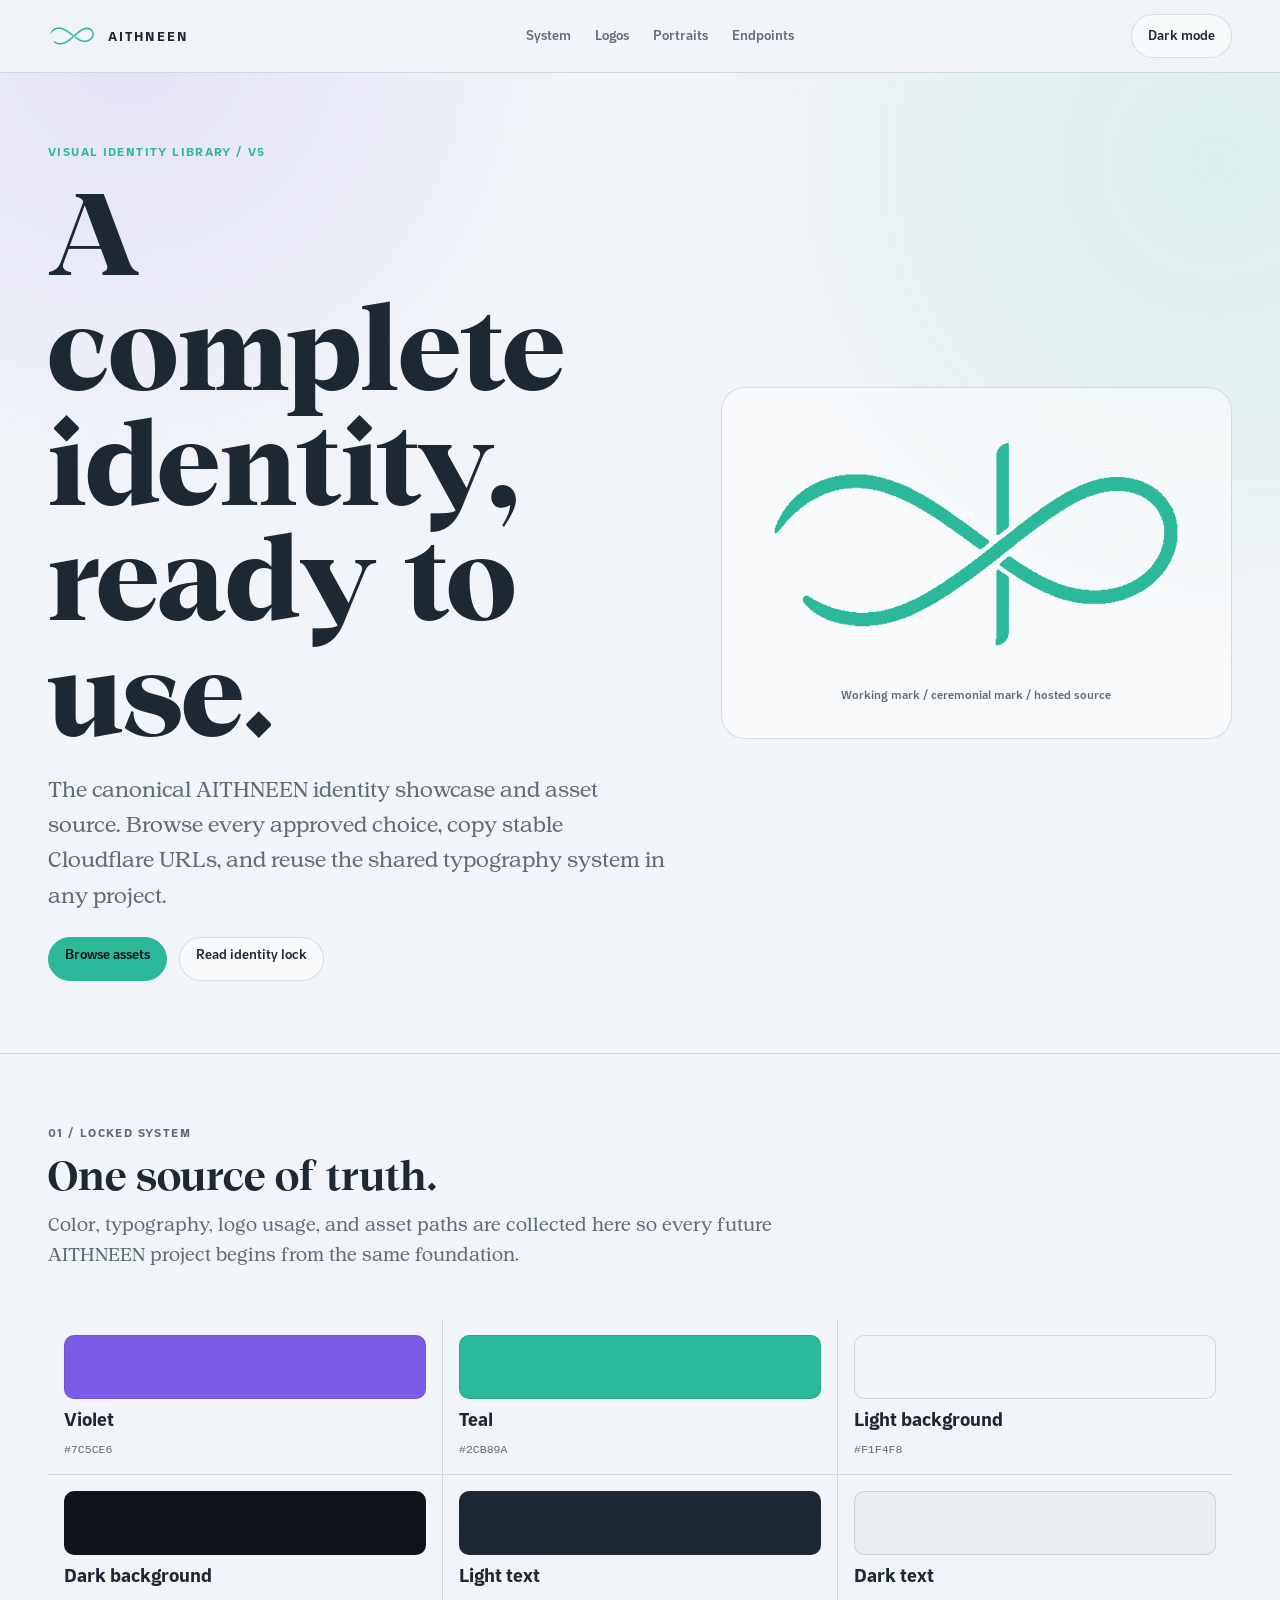
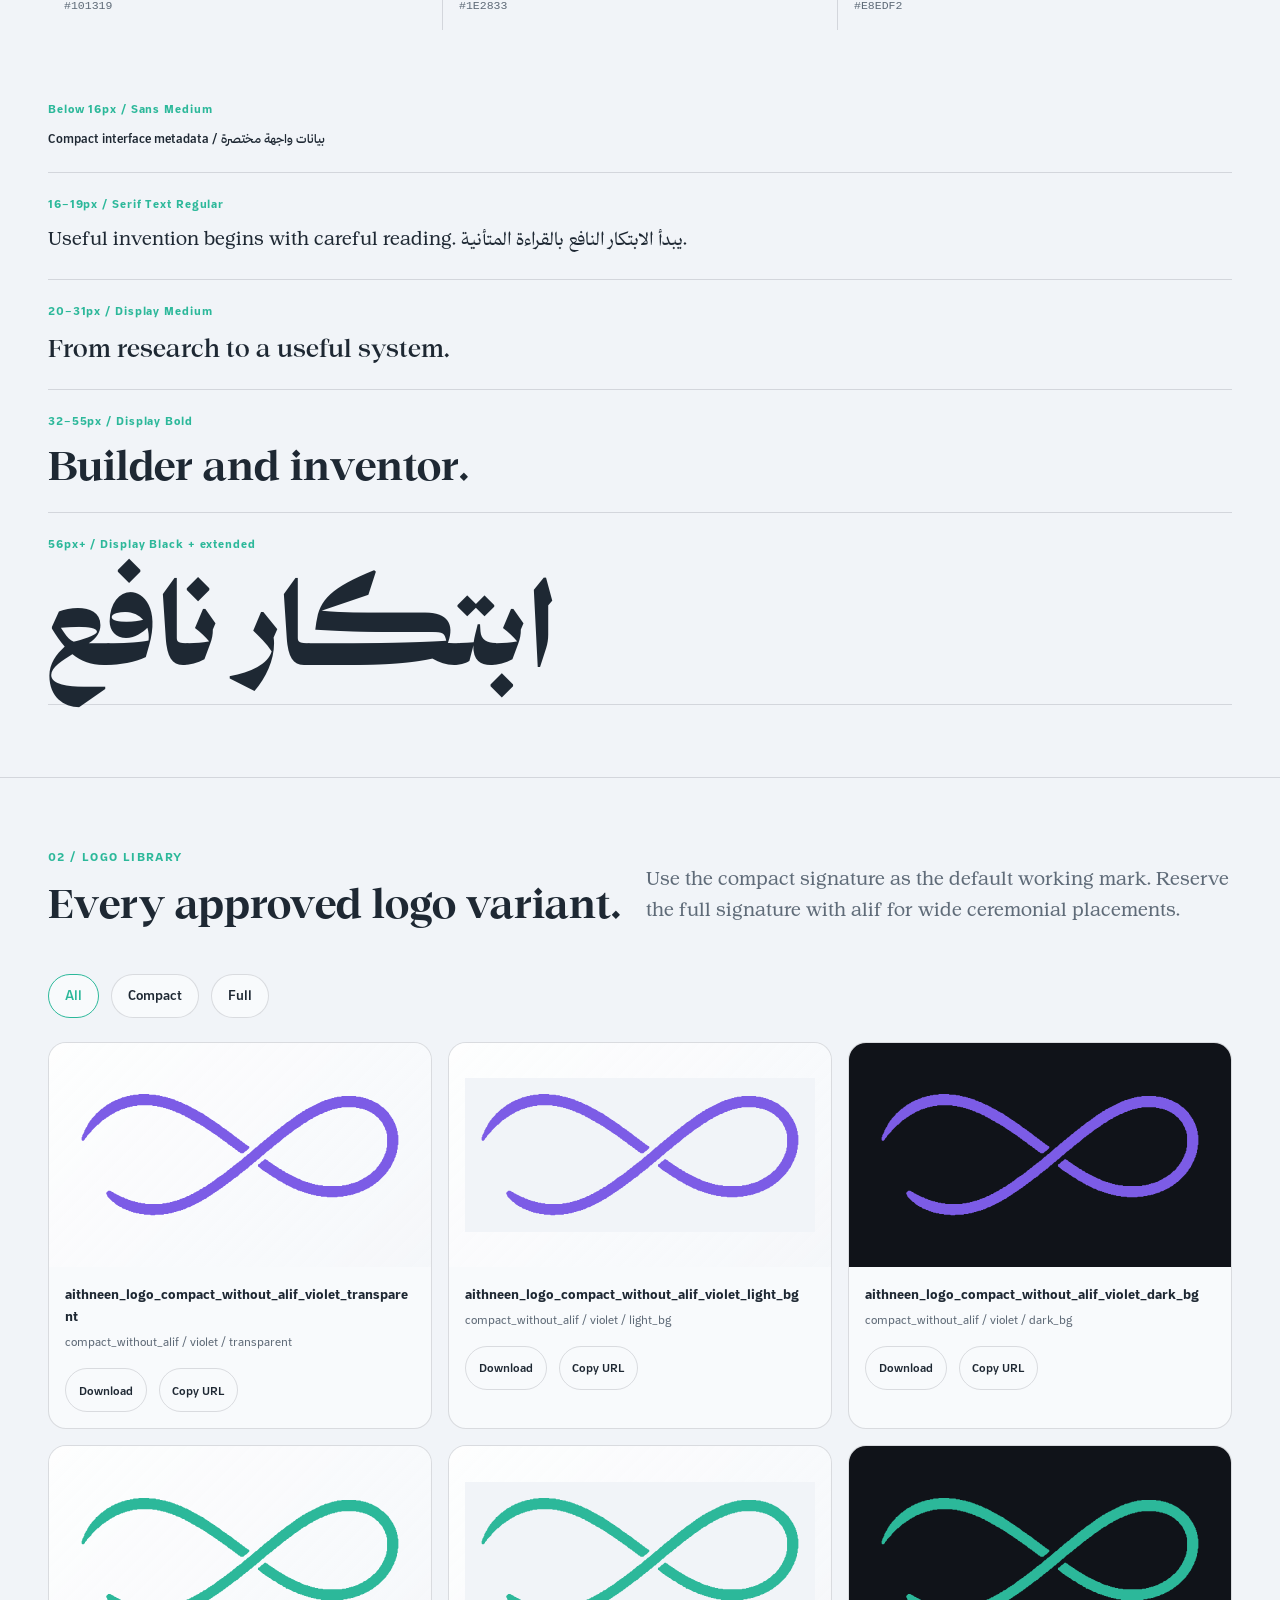
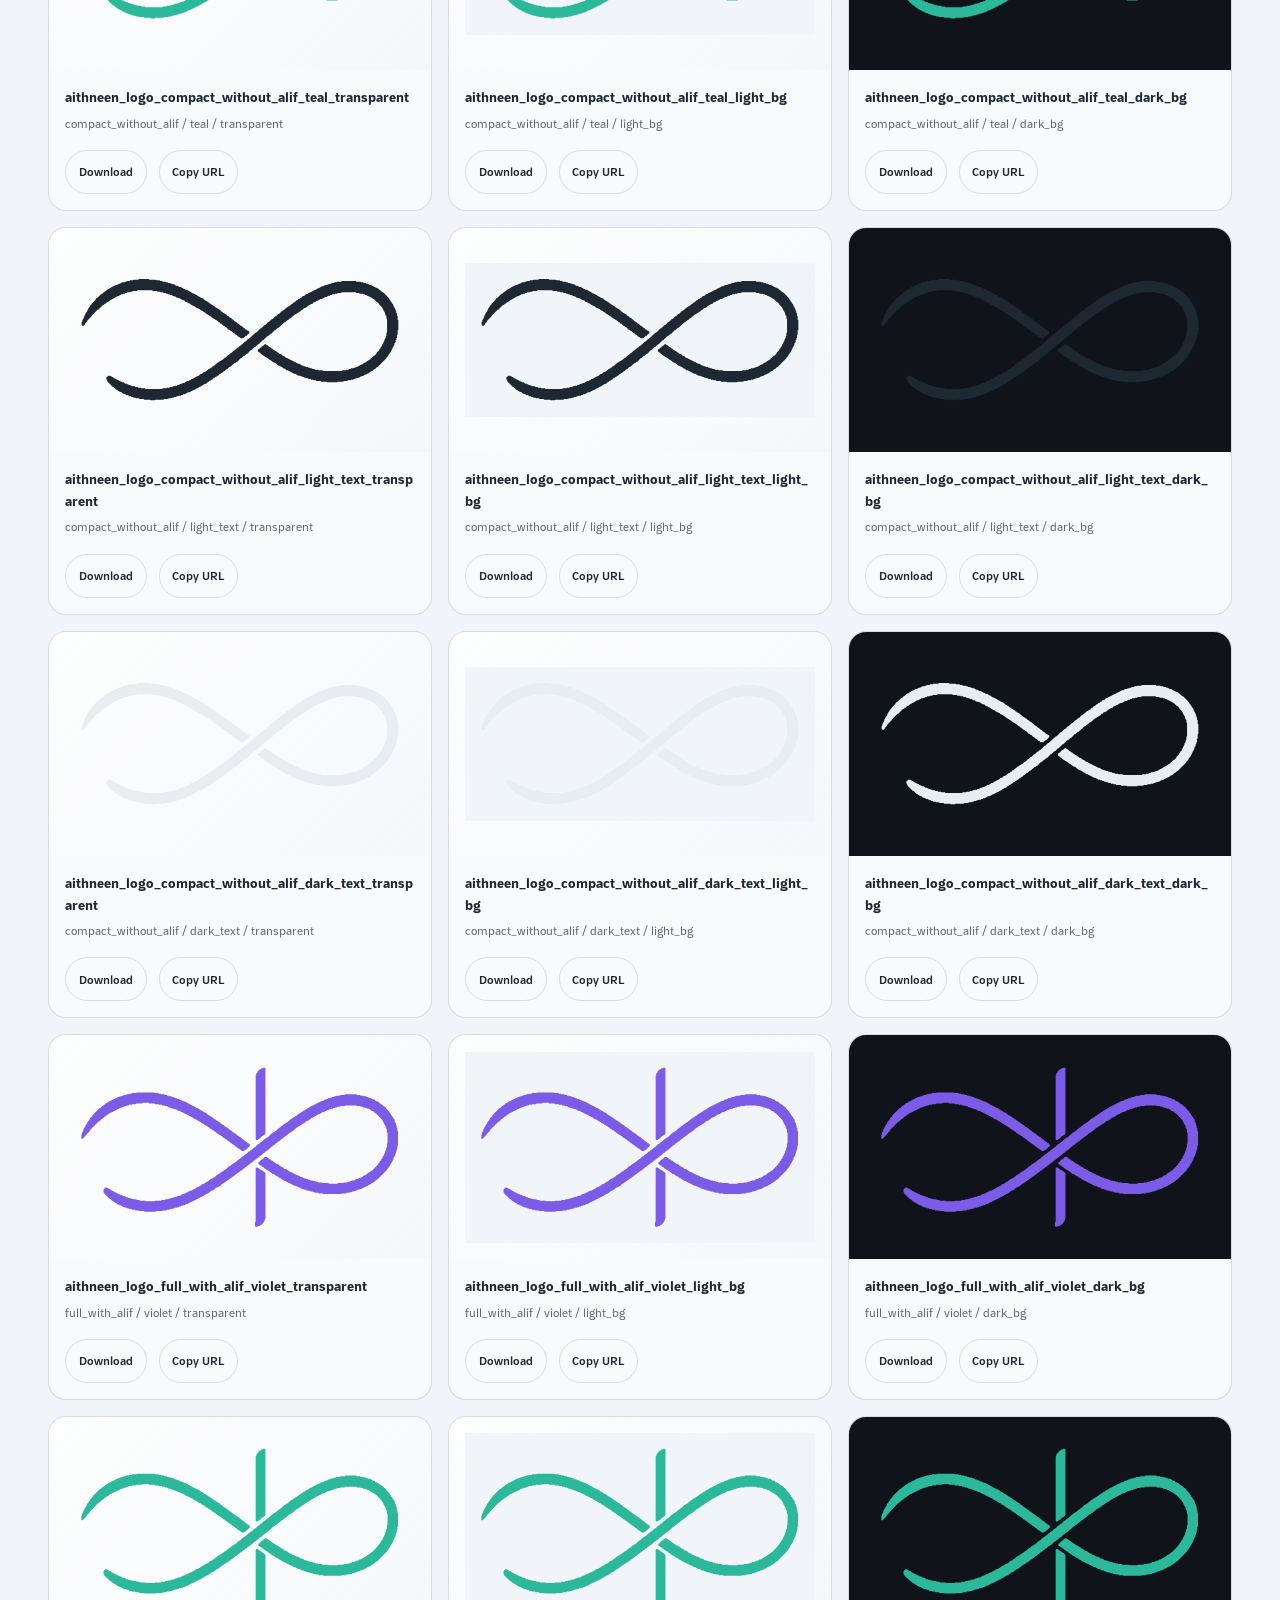
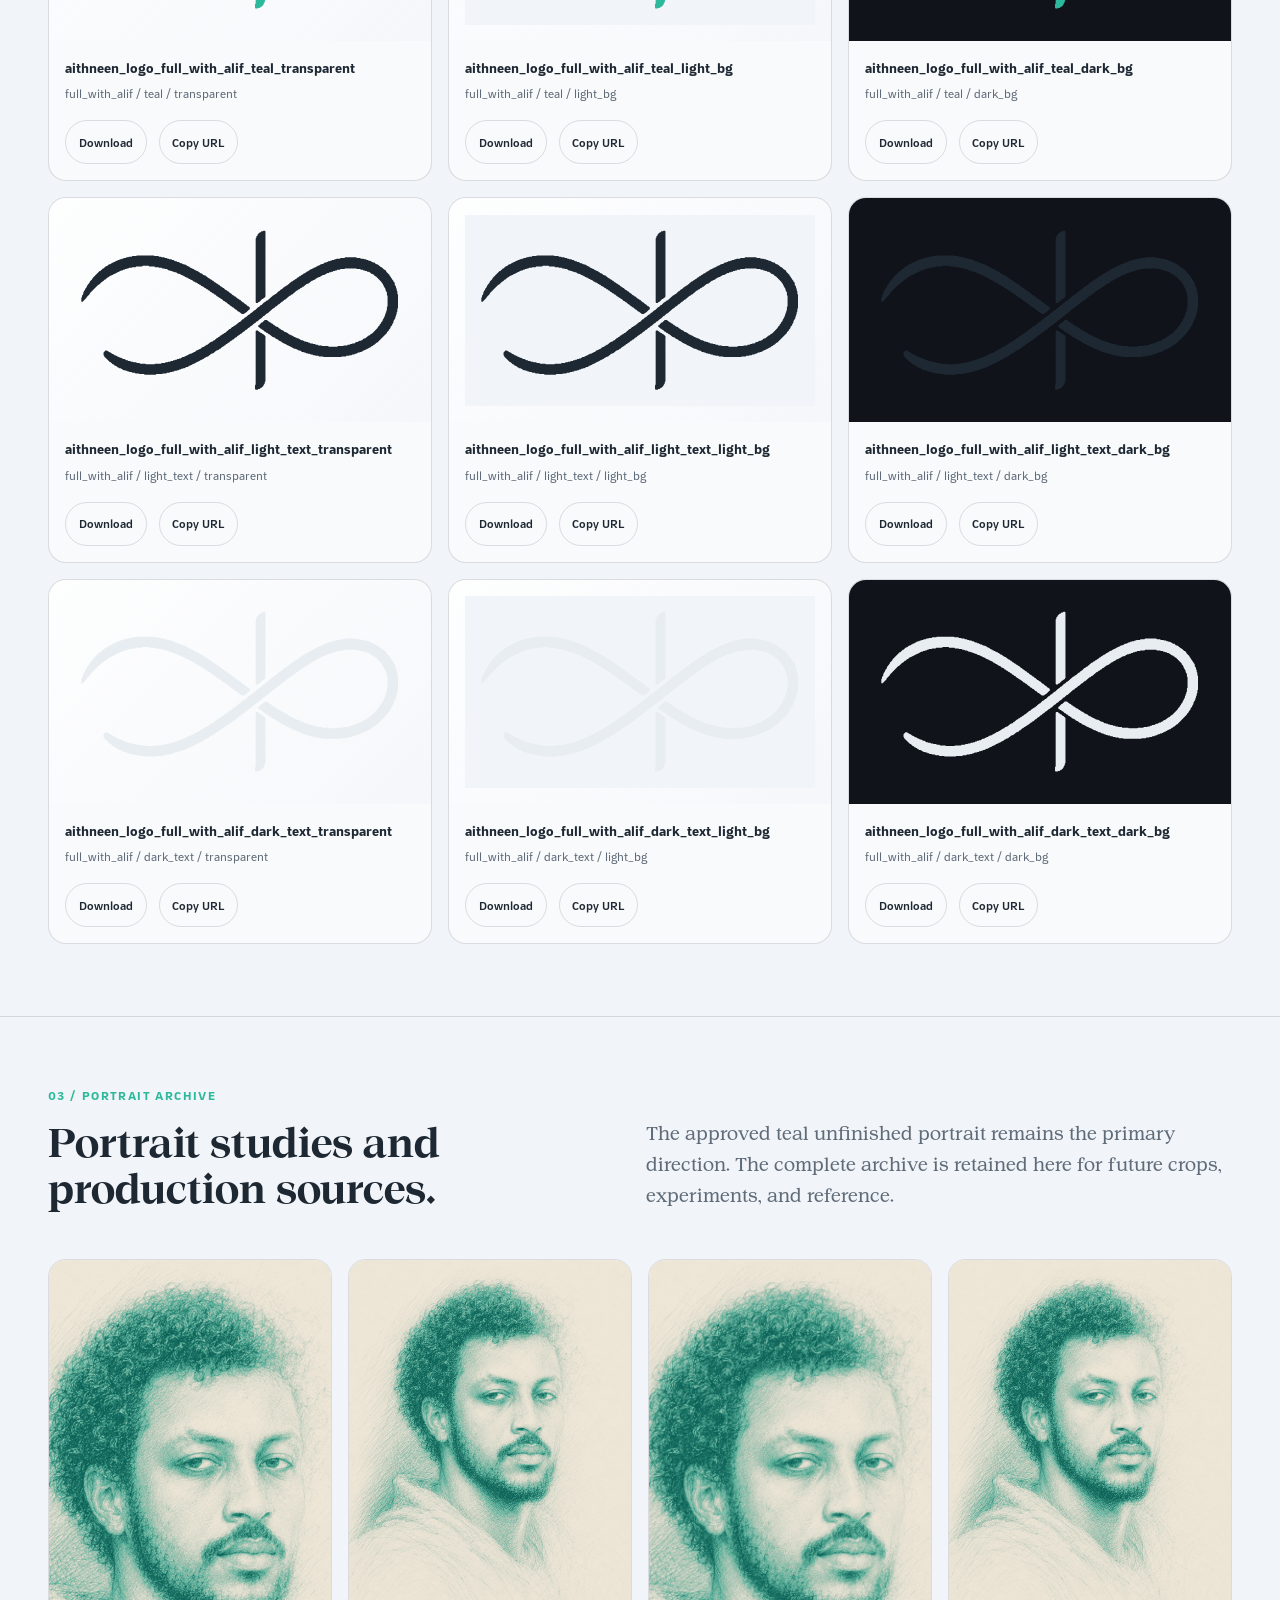
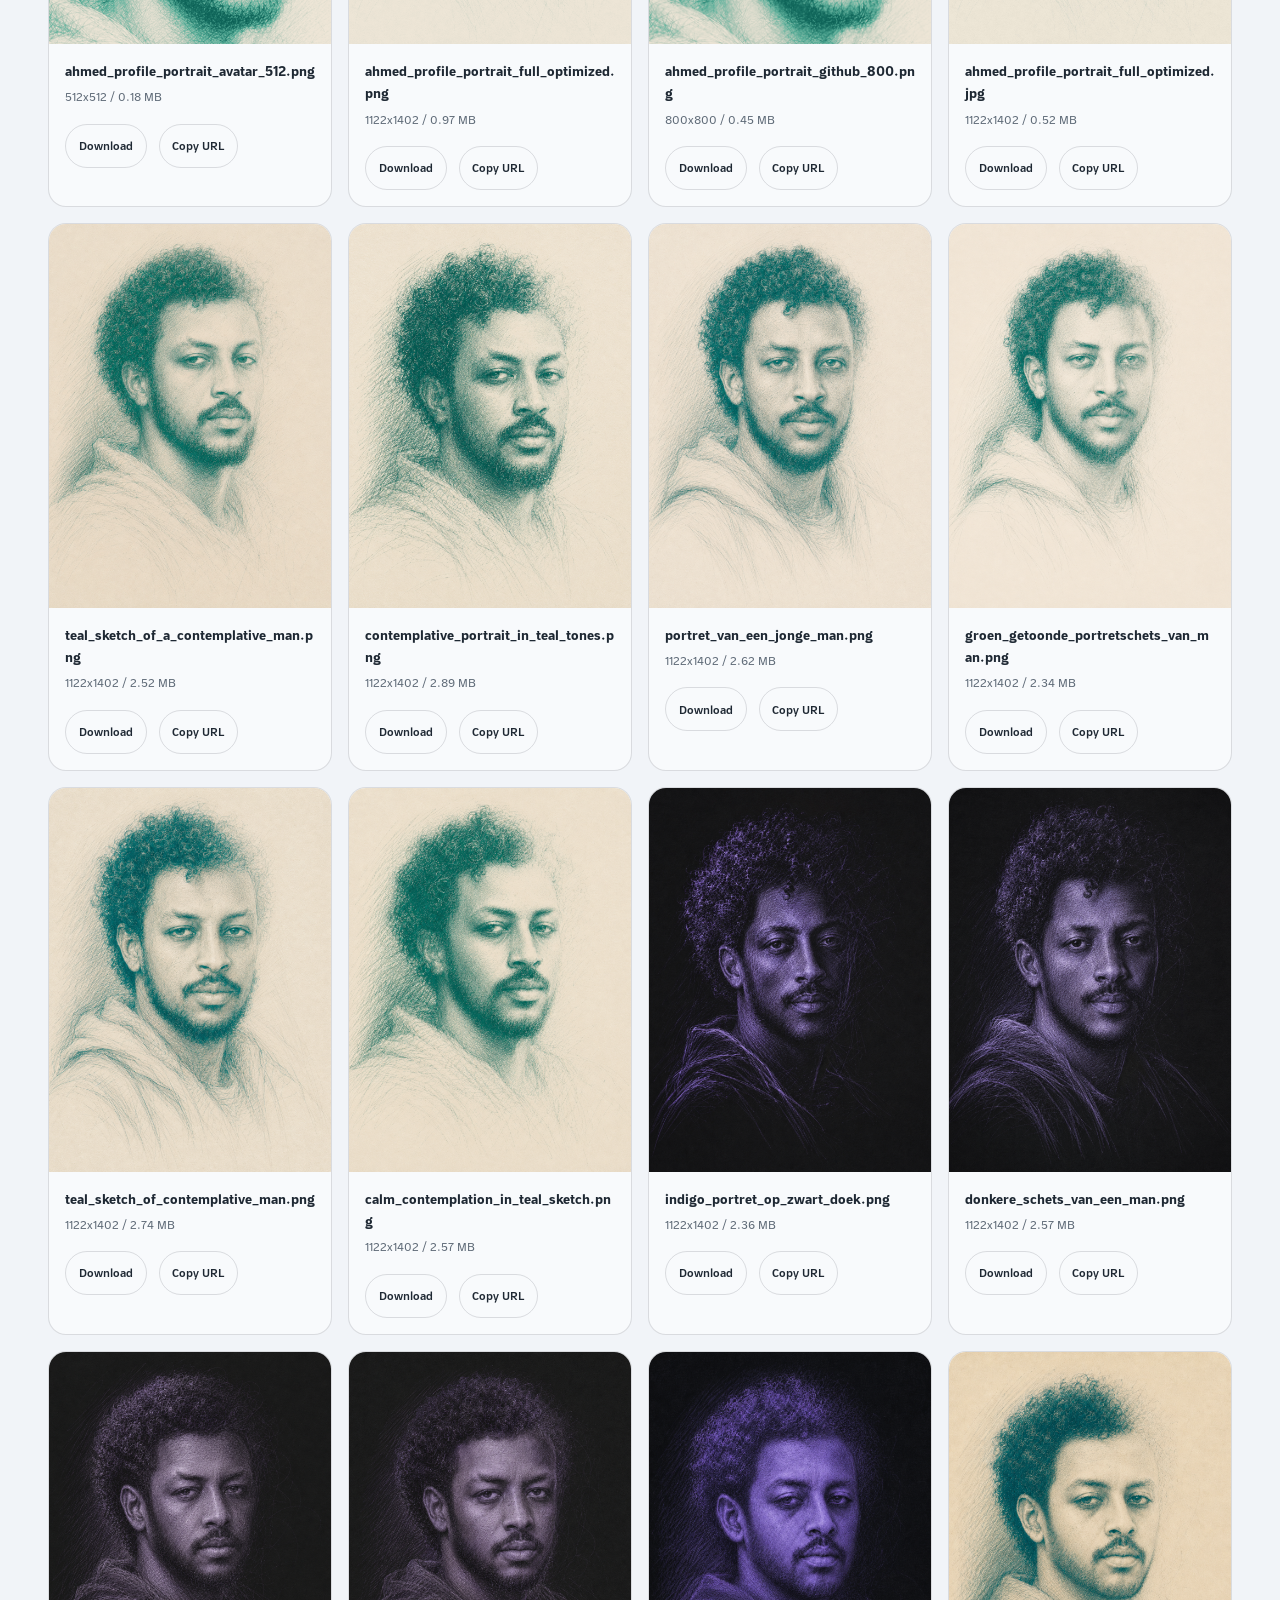
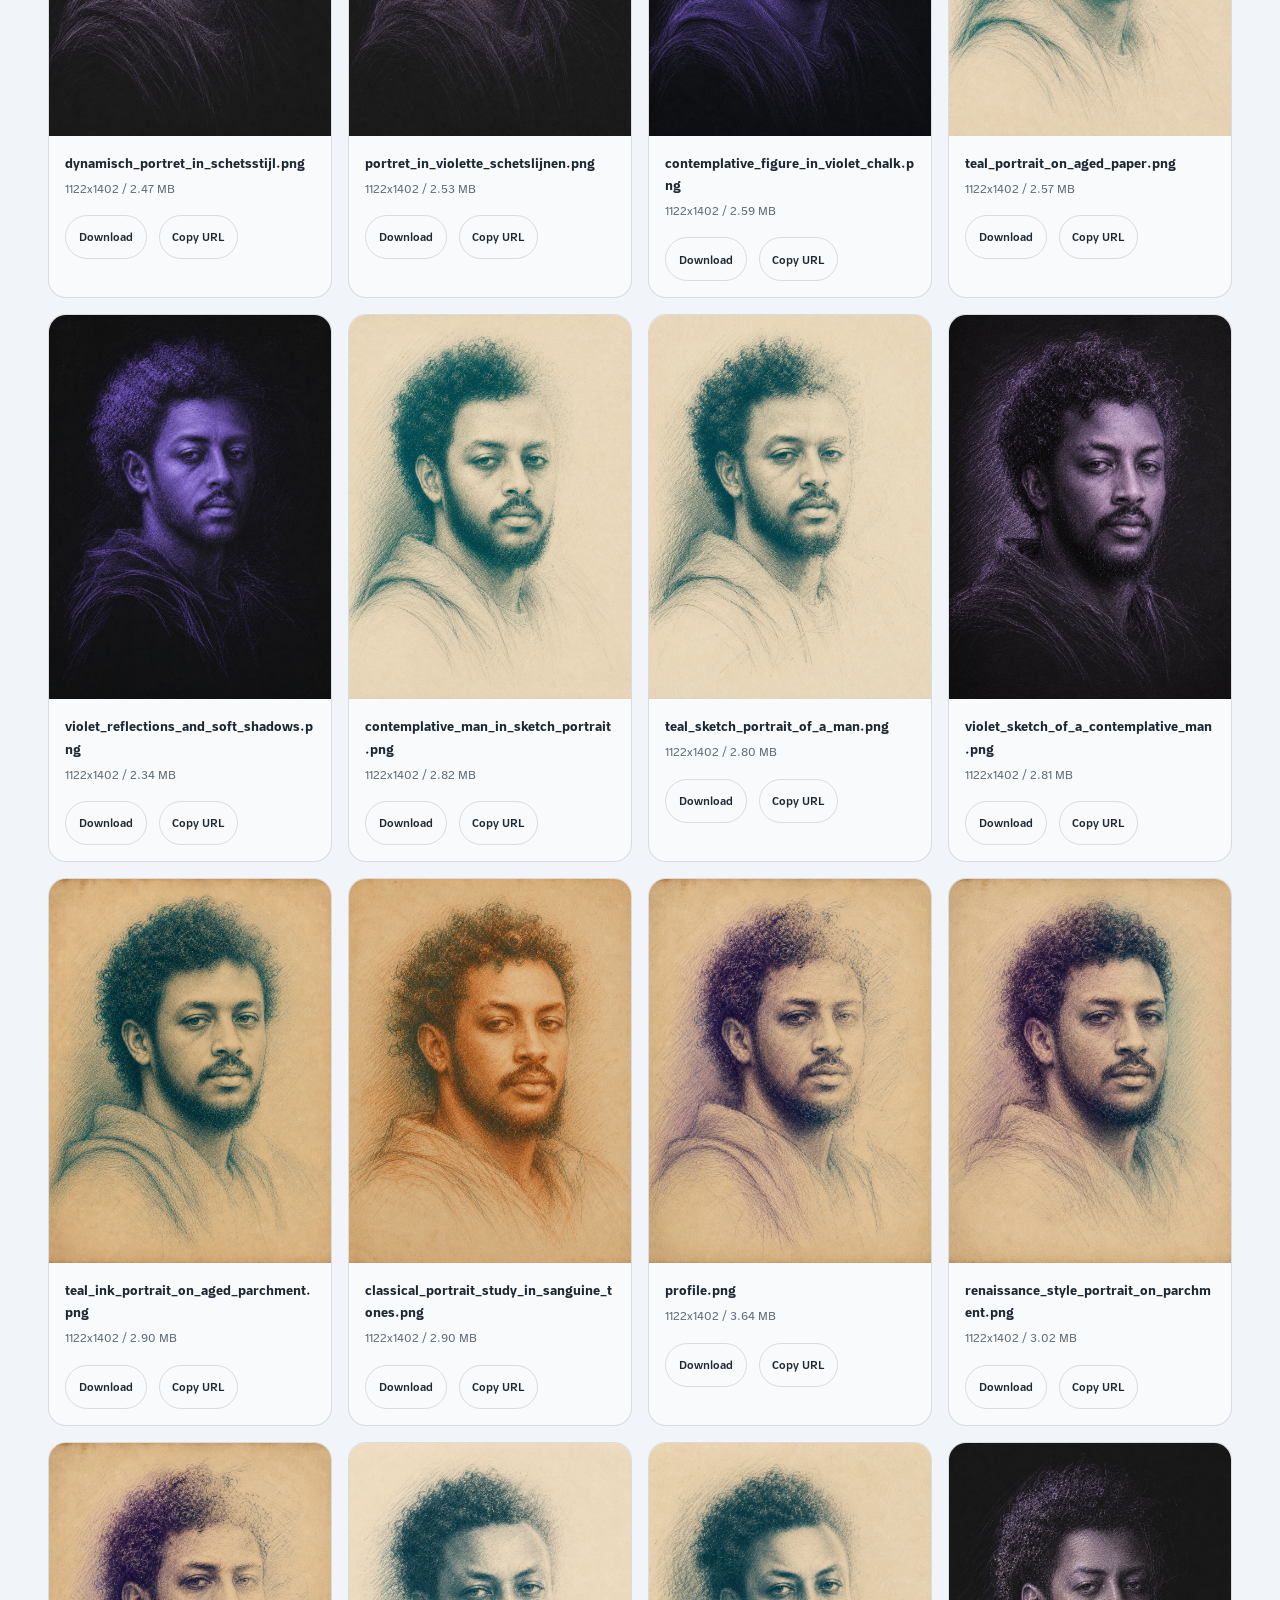
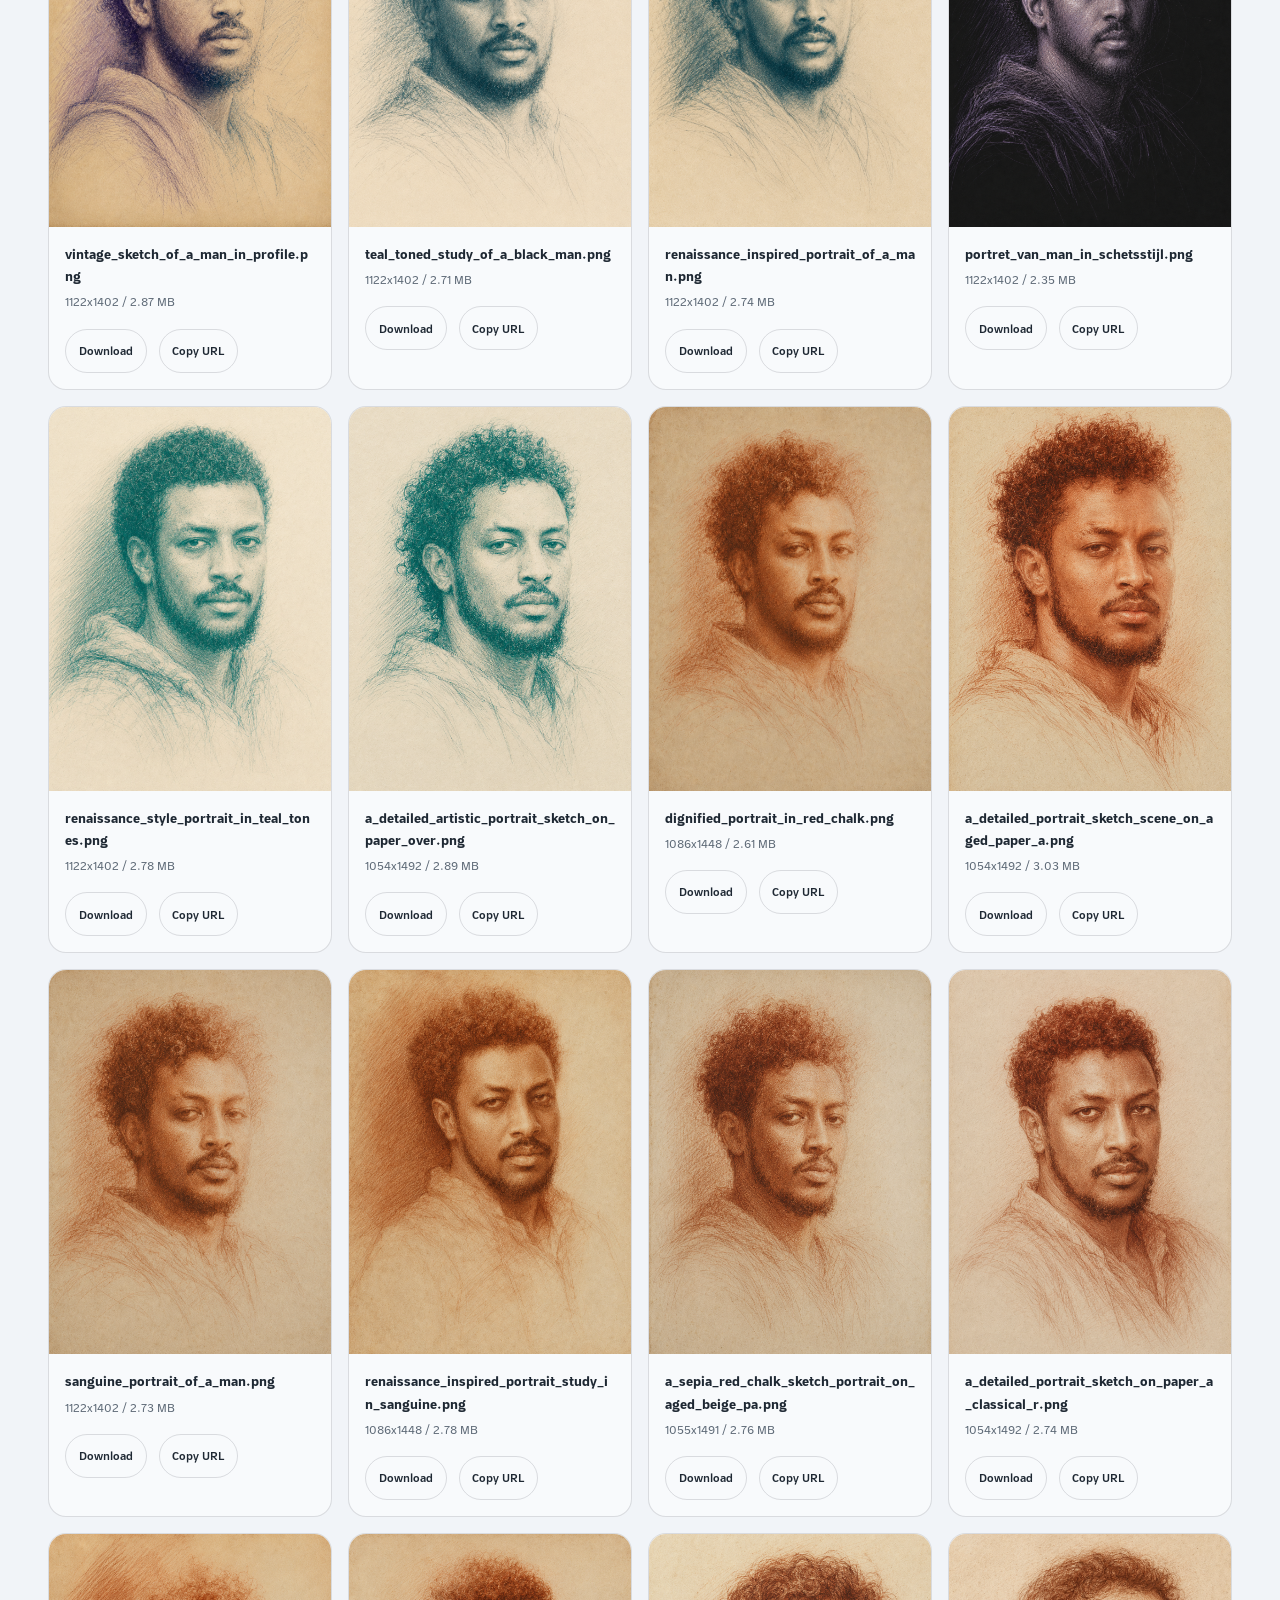
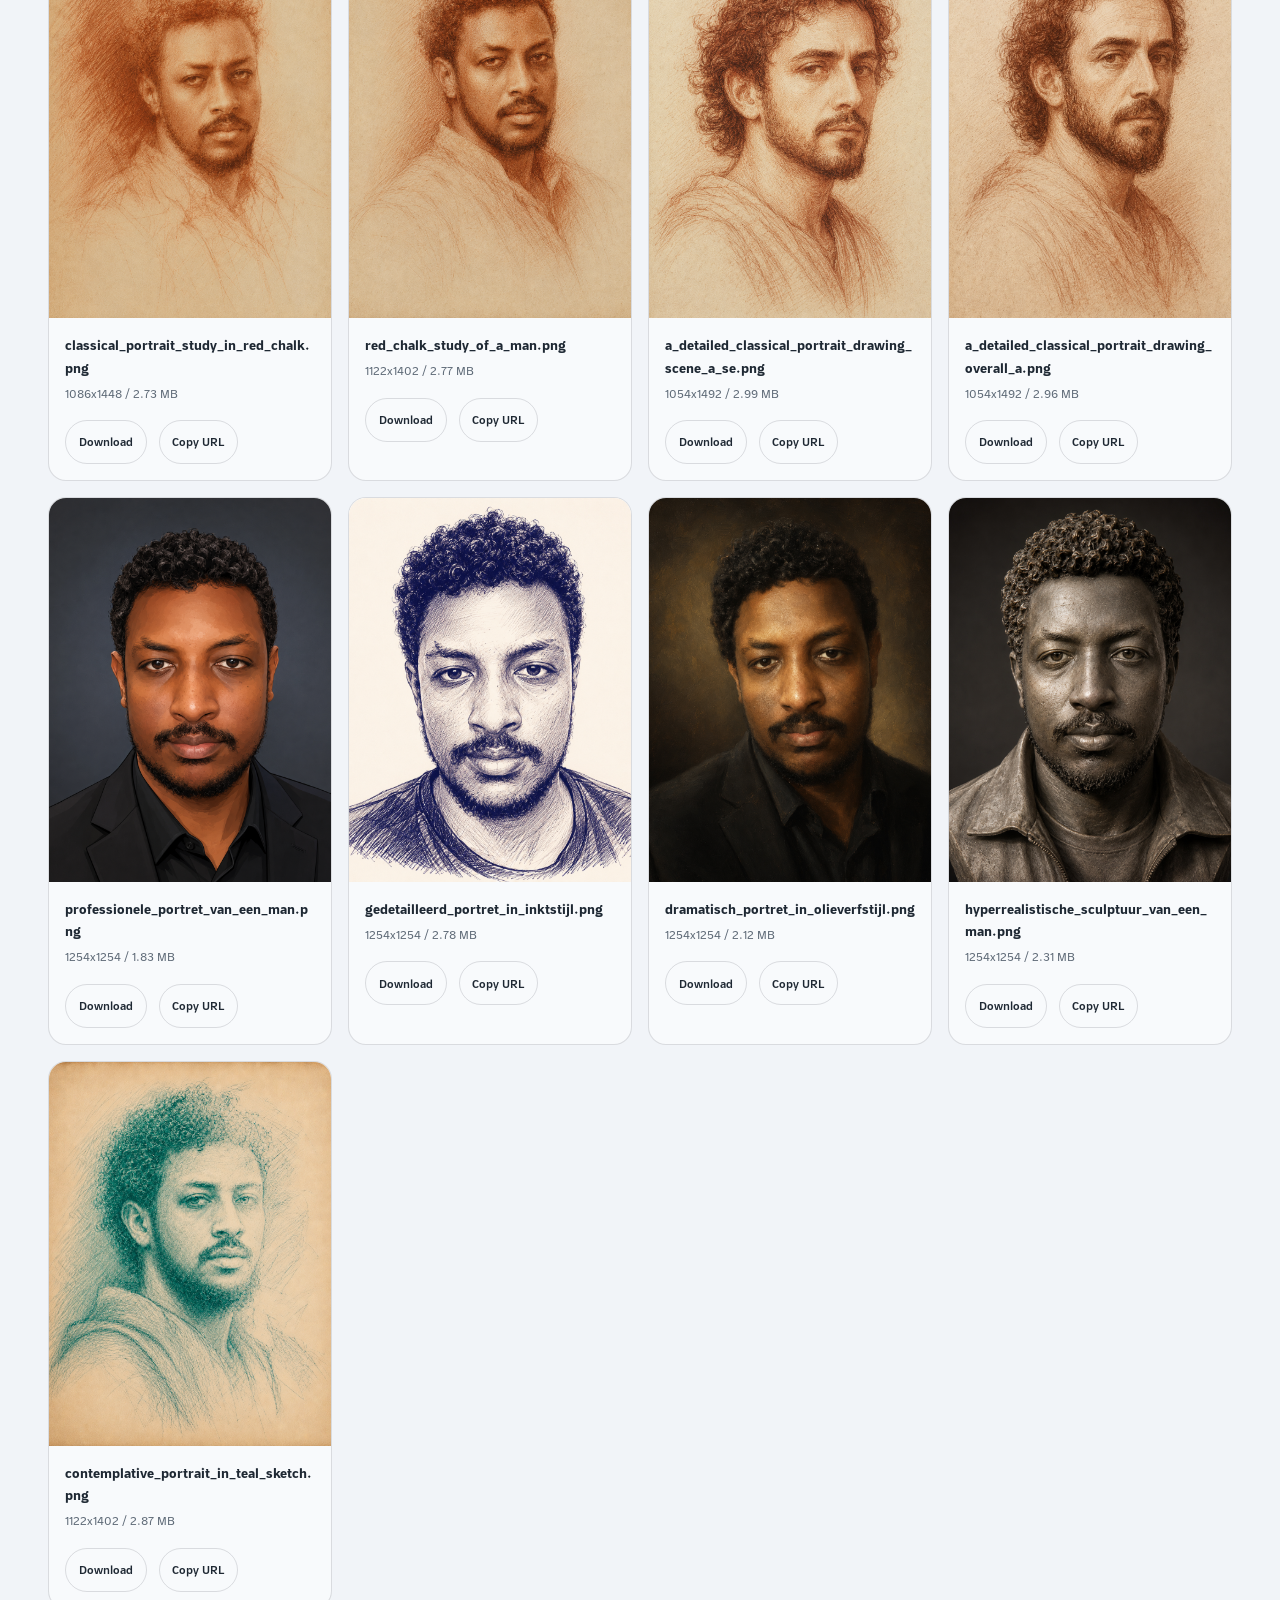
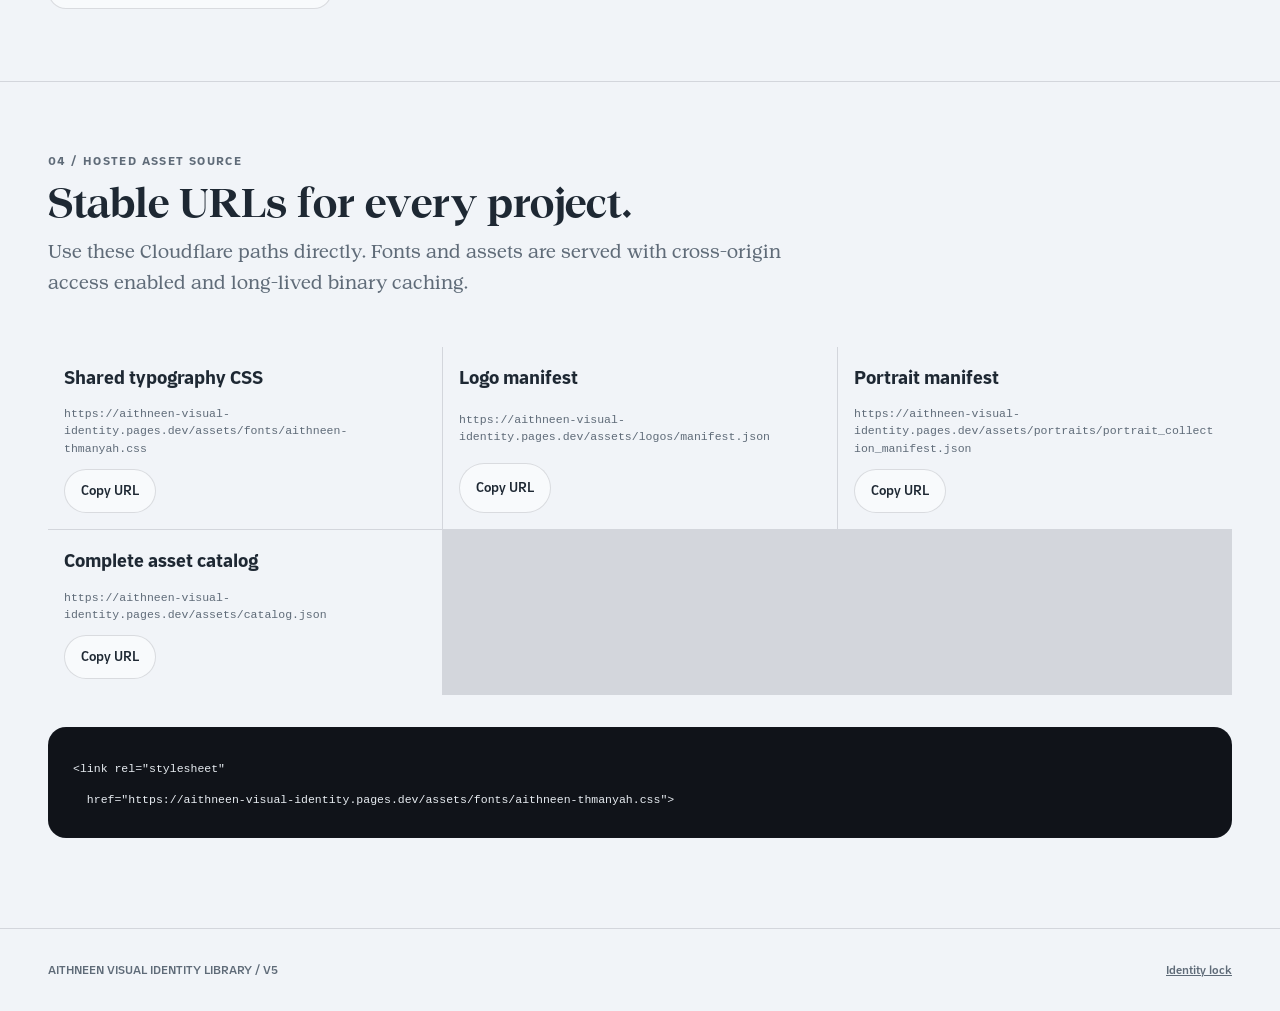
<file: AITHNEEN_FULL_VISUAL_IDENTITY/index.html>
<!doctype html>
<html lang="en" dir="ltr" data-theme="light">
<head>
  <meta charset="utf-8">
  <meta name="viewport" content="width=device-width, initial-scale=1">
  <title>AITHNEEN Visual Identity Library</title>
  <meta name="description" content="The complete AITHNEEN visual identity library, asset catalog, and hosted design-system source.">
  <link rel="icon" href="./assets/logos/icons/favicon.ico">
  <link rel="apple-touch-icon" href="./assets/logos/icons/apple-touch-icon.png">
  <link rel="stylesheet" href="./assets/fonts/aithneen-thmanyah.css">
  <link rel="stylesheet" href="./assets/css/site.css">
</head>
<body>
  <header class="site-header">
    <a class="brand" href="#top" aria-label="AITHNEEN home">
      <img src="./assets/logos/svg/aithneen_logo_compact_without_alif_teal_transparent.svg" alt="">
      <span>AITHNEEN</span>
    </a>
    <nav aria-label="Main navigation">
      <a href="#system">System</a>
      <a href="#logos">Logos</a>
      <a href="#portraits">Portraits</a>
      <a href="#endpoints">Endpoints</a>
    </nav>
    <button id="theme-toggle" type="button">Dark mode</button>
  </header>

  <main id="top">
    <section class="hero section-shell">
      <div>
        <p class="kicker">VISUAL IDENTITY LIBRARY / V5</p>
        <h1 class="aithneen-type-hero">A complete identity, ready to use.</h1>
        <p class="hero-copy">The canonical AITHNEEN identity showcase and asset source. Browse every approved choice, copy stable Cloudflare URLs, and reuse the shared typography system in any project.</p>
        <div class="actions">
          <a class="button primary" href="#logos">Browse assets</a>
          <a class="button" href="./docs/AITHNEEN_VISUAL_IDENTITY_LOCK_V5.md">Read identity lock</a>
        </div>
      </div>
      <div class="hero-mark">
        <img src="./assets/logos/svg/aithneen_logo_full_with_alif_teal_transparent.svg" alt="AITHNEEN full signature logo">
        <span>Working mark / ceremonial mark / hosted source</span>
      </div>
    </section>

    <section class="section-shell" id="system">
      <div class="section-heading">
        <p class="kicker">01 / LOCKED SYSTEM</p>
        <h2 class="aithneen-type-heading">One source of truth.</h2>
        <p>Color, typography, logo usage, and asset paths are collected here so every future AITHNEEN project begins from the same foundation.</p>
      </div>
      <div class="color-strip" aria-label="AITHNEEN color palette">
        <article><span class="swatch-violet"></span><strong>Violet</strong><code>#7C5CE6</code></article>
        <article><span class="swatch-teal"></span><strong>Teal</strong><code>#2CB89A</code></article>
        <article><span class="swatch-bg-light"></span><strong>Light background</strong><code>#F1F4F8</code></article>
        <article><span class="swatch-bg-dark"></span><strong>Dark background</strong><code>#101319</code></article>
        <article><span class="swatch-text-light"></span><strong>Light text</strong><code>#1E2833</code></article>
        <article><span class="swatch-text-dark"></span><strong>Dark text</strong><code>#E8EDF2</code></article>
      </div>
      <div class="type-scale">
        <article><span>Below 16px / Sans Medium</span><p class="aithneen-type-xs">Compact interface metadata / بيانات واجهة مختصرة</p></article>
        <article><span>16–19px / Serif Text Regular</span><p class="aithneen-type-body">Useful invention begins with careful reading. يبدأ الابتكار النافع بالقراءة المتأنية.</p></article>
        <article><span>20–31px / Display Medium</span><p class="aithneen-type-lead">From research to a useful system.</p></article>
        <article><span>32–55px / Display Bold</span><p class="aithneen-type-heading">Builder and inventor.</p></article>
        <article><span>56px+ / Display Black + extended</span><p class="aithneen-type-hero">ابتكار نافع</p></article>
      </div>
    </section>

    <section class="section-shell" id="logos">
      <div class="section-heading split-heading">
        <div>
          <p class="kicker">02 / LOGO LIBRARY</p>
          <h2 class="aithneen-type-heading">Every approved logo variant.</h2>
        </div>
        <p>Use the compact signature as the default working mark. Reserve the full signature with alif for wide ceremonial placements.</p>
      </div>
      <div class="filters" aria-label="Logo filters">
        <button class="filter active" data-logo-filter="all" type="button">All</button>
        <button class="filter" data-logo-filter="compact_without_alif" type="button">Compact</button>
        <button class="filter" data-logo-filter="full_with_alif" type="button">Full</button>
      </div>
      <div class="asset-grid logo-grid" id="logo-grid" aria-live="polite"></div>
    </section>

    <section class="section-shell" id="portraits">
      <div class="section-heading split-heading">
        <div>
          <p class="kicker">03 / PORTRAIT ARCHIVE</p>
          <h2 class="aithneen-type-heading">Portrait studies and production sources.</h2>
        </div>
        <p>The approved teal unfinished portrait remains the primary direction. The complete archive is retained here for future crops, experiments, and reference.</p>
      </div>
      <div class="asset-grid portrait-grid" id="portrait-grid" aria-live="polite"></div>
    </section>

    <section class="section-shell" id="endpoints">
      <div class="section-heading">
        <p class="kicker">04 / HOSTED ASSET SOURCE</p>
        <h2 class="aithneen-type-heading">Stable URLs for every project.</h2>
        <p>Use these Cloudflare paths directly. Fonts and assets are served with cross-origin access enabled and long-lived binary caching.</p>
      </div>
      <div class="endpoint-list">
        <article>
          <strong>Shared typography CSS</strong>
          <code id="font-endpoint">https://aithneen-visual-identity.pages.dev/assets/fonts/aithneen-thmanyah.css</code>
          <button class="copy-button" data-copy-target="font-endpoint" type="button">Copy URL</button>
        </article>
        <article>
          <strong>Logo manifest</strong>
          <code id="logo-endpoint">https://aithneen-visual-identity.pages.dev/assets/logos/manifest.json</code>
          <button class="copy-button" data-copy-target="logo-endpoint" type="button">Copy URL</button>
        </article>
        <article>
          <strong>Portrait manifest</strong>
          <code id="portrait-endpoint">https://aithneen-visual-identity.pages.dev/assets/portraits/portrait_collection_manifest.json</code>
          <button class="copy-button" data-copy-target="portrait-endpoint" type="button">Copy URL</button>
        </article>
        <article>
          <strong>Complete asset catalog</strong>
          <code id="catalog-endpoint">https://aithneen-visual-identity.pages.dev/assets/catalog.json</code>
          <button class="copy-button" data-copy-target="catalog-endpoint" type="button">Copy URL</button>
        </article>
      </div>
      <pre><code>&lt;link rel="stylesheet"
  href="https://aithneen-visual-identity.pages.dev/assets/fonts/aithneen-thmanyah.css"&gt;</code></pre>
    </section>
  </main>

  <footer>
    <span>AITHNEEN VISUAL IDENTITY LIBRARY / V5</span>
    <a href="./docs/AITHNEEN_VISUAL_IDENTITY_LOCK_V5.md">Identity lock</a>
  </footer>

  <template id="asset-card-template">
    <article class="asset-card">
      <a class="asset-preview" target="_blank" rel="noopener"><img loading="lazy" alt=""></a>
      <div class="asset-meta">
        <strong></strong>
        <span></span>
        <div class="asset-actions">
          <a class="download" download>Download</a>
          <button class="copy-asset" type="button">Copy URL</button>
        </div>
      </div>
    </article>
  </template>
  <script src="./assets/js/site.js" defer></script>
</body>
</html>
</file>
<file: AITHNEEN_FULL_VISUAL_IDENTITY/assets/fonts/aithneen-thmanyah.css>
/*
 * AITHNEEN Thmanyah Typography System
 * Usage:
 * <link rel="stylesheet"
 *       href="https://aithneen-visual-identity.pages.dev/fonts/aithneen-thmanyah.css">
 *
 * Choose one size class. It supplies size, family, weight, and line-height.
 * Add at most one intentional modifier when the default needs to be overridden.
 */

@font-face{font-family:"Thmanyah Sans";src:url("./thmanyahsans-Light.woff2") format("woff2");font-style:normal;font-weight:300;font-display:swap}
@font-face{font-family:"Thmanyah Sans";src:url("./thmanyahsans-Regular.woff2") format("woff2");font-style:normal;font-weight:400;font-display:swap}
@font-face{font-family:"Thmanyah Sans";src:url("./thmanyahsans-Medium.woff2") format("woff2");font-style:normal;font-weight:500;font-display:swap}
@font-face{font-family:"Thmanyah Sans";src:url("./thmanyahsans-Bold.woff2") format("woff2");font-style:normal;font-weight:700;font-display:swap}
@font-face{font-family:"Thmanyah Sans";src:url("./thmanyahsans-Black.woff2") format("woff2");font-style:normal;font-weight:900;font-display:swap}

@font-face{font-family:"Thmanyah Serif Text";src:url("./thmanyahseriftext-Light.woff2") format("woff2");font-style:normal;font-weight:300;font-display:swap}
@font-face{font-family:"Thmanyah Serif Text";src:url("./thmanyahseriftext-Regular.woff2") format("woff2");font-style:normal;font-weight:400;font-display:swap}
@font-face{font-family:"Thmanyah Serif Text";src:url("./thmanyahseriftext-Medium.woff2") format("woff2");font-style:normal;font-weight:500;font-display:swap}
@font-face{font-family:"Thmanyah Serif Text";src:url("./thmanyahseriftext-Bold.woff2") format("woff2");font-style:normal;font-weight:700;font-display:swap}
@font-face{font-family:"Thmanyah Serif Text";src:url("./thmanyahseriftext-Black.woff2") format("woff2");font-style:normal;font-weight:900;font-display:swap}

@font-face{font-family:"Thmanyah Serif Display";src:url("./thmanyahserifdisplay-Light.woff2") format("woff2");font-style:normal;font-weight:300;font-display:swap}
@font-face{font-family:"Thmanyah Serif Display";src:url("./thmanyahserifdisplay-Regular.woff2") format("woff2");font-style:normal;font-weight:400;font-display:swap}
@font-face{font-family:"Thmanyah Serif Display";src:url("./thmanyahserifdisplay-Medium.woff2") format("woff2");font-style:normal;font-weight:500;font-display:swap}
@font-face{font-family:"Thmanyah Serif Display";src:url("./thmanyahserifdisplay-Bold.woff2") format("woff2");font-style:normal;font-weight:700;font-display:swap}
@font-face{font-family:"Thmanyah Serif Display";src:url("./thmanyahserifdisplay-Black.woff2") format("woff2");font-style:normal;font-weight:900;font-display:swap}

:root{
  --aithneen-font-ui:"Thmanyah Sans",system-ui,sans-serif;
  --aithneen-font-body:"Thmanyah Serif Text",Georgia,serif;
  --aithneen-font-display:"Thmanyah Serif Display",Georgia,serif;
  --aithneen-font-code:ui-monospace,SFMono-Regular,Menlo,Monaco,Consolas,"Liberation Mono",monospace;

  --aithneen-type-xs-size:.75rem;
  --aithneen-type-body-size:1.125rem;
  --aithneen-type-lead-size:1.5rem;
  --aithneen-type-heading-size:2.5rem;
  --aithneen-type-hero-size:clamp(3.5rem,9vw,7.5rem);
}

/* Locked automatic scale: select size only. */
.aithneen-type-xs{font:500 var(--aithneen-type-xs-size)/1.5 var(--aithneen-font-ui)}
.aithneen-type-body{font:400 var(--aithneen-type-body-size)/1.7 var(--aithneen-font-body)}
.aithneen-type-lead{font:500 var(--aithneen-type-lead-size)/1.4 var(--aithneen-font-display)}
.aithneen-type-heading{font:700 var(--aithneen-type-heading-size)/1.15 var(--aithneen-font-display)}
.aithneen-type-hero{font:900 var(--aithneen-type-hero-size)/1 var(--aithneen-font-display);font-feature-settings:"salt" 1}

/* Intentional overrides: use sparingly and normally only one per element. */
.aithneen-type-extended{font-feature-settings:"salt" 1}
.aithneen-type-compact{font-feature-settings:"salt" 0}
.aithneen-type-strong{font-weight:700}
.aithneen-type-heavy{font-weight:900}
.aithneen-type-soft{font-weight:300}
.aithneen-type-code{font-family:var(--aithneen-font-code)}

:where([lang="ar"],[dir="rtl"]) :is(
  .aithneen-type-xs,
  .aithneen-type-body,
  .aithneen-type-lead,
  .aithneen-type-heading,
  .aithneen-type-hero
){
  letter-spacing:0;
}
</file>
<file: AITHNEEN_FULL_VISUAL_IDENTITY/assets/css/site.css>
:root{
  --bg:#F1F4F8;--text:#1E2833;--muted:#5F6B78;--surface:rgba(255,255,255,.5);
  --line:rgba(30,40,51,.14);--violet:#7C5CE6;--teal:#2CB89A;
  --radius-sm:10px;--radius-md:18px;--radius-lg:24px;--pill:999px;
  --space-1:.5rem;--space-2:.75rem;--space-3:1rem;--space-4:1.5rem;
  --space-5:2rem;--space-6:3rem;--space-7:4.5rem;--space-8:6rem;
  --max:1280px;--motion:180ms ease;
}
html[data-theme="dark"]{--bg:#101319;--text:#E8EDF2;--muted:#A7B3BE;--surface:rgba(255,255,255,.035);--line:rgba(232,237,242,.14)}
*{box-sizing:border-box}
html{scroll-behavior:smooth}
body{margin:0;background:var(--bg);color:var(--text);font:400 1.125rem/1.7 var(--aithneen-font-body);transition:background var(--motion),color var(--motion)}
body::before{content:"";position:fixed;inset:0;pointer-events:none;background:radial-gradient(circle at 10% 5%,color-mix(in srgb,var(--violet) 12%,transparent),transparent 28rem),radial-gradient(circle at 95% 18%,color-mix(in srgb,var(--teal) 11%,transparent),transparent 32rem)}
a{color:inherit}img{display:block;max-width:100%}button{font-family:var(--aithneen-font-ui)}
.site-header{position:sticky;inset-block-start:0;z-index:20;display:flex;align-items:center;gap:var(--space-3);max-width:var(--max);margin-inline:auto;padding:var(--space-2) var(--space-3);background:color-mix(in srgb,var(--bg) 90%,transparent);border-block-end:1px solid var(--line);backdrop-filter:blur(16px)}
.brand{display:flex;align-items:center;gap:var(--space-2);text-decoration:none;font:700 .8rem/1 var(--aithneen-font-ui);letter-spacing:.16em}.brand img{width:48px;height:48px;object-fit:contain}
nav{display:none;gap:var(--space-4);margin-inline-start:auto}nav a{text-decoration:none;color:var(--muted);font:500 .82rem/1 var(--aithneen-font-ui)}nav a:hover{color:var(--teal)}
button,.button{min-height:44px;border:1px solid var(--line);border-radius:var(--pill);background:var(--surface);color:var(--text);padding:.65rem 1rem;cursor:pointer;text-decoration:none;font:500 .82rem/1 var(--aithneen-font-ui);transition:border-color var(--motion),color var(--motion),transform var(--motion)}
button:hover,.button:hover{border-color:var(--teal);color:var(--teal);transform:translateY(-1px)}button:focus-visible,.button:focus-visible,a:focus-visible{outline:2px solid var(--teal);outline-offset:3px}
#theme-toggle{margin-inline-start:auto;white-space:nowrap}.section-shell{position:relative;max-width:var(--max);margin-inline:auto;padding:var(--space-7) var(--space-3);border-block-end:1px solid var(--line)}
.hero{display:grid;gap:var(--space-6);align-items:center;min-height:calc(100vh - 73px)}.kicker{margin:0 0 var(--space-3);color:var(--teal);font:700 .72rem/1.2 var(--aithneen-font-ui);letter-spacing:.12em}.hero h1{margin:0;max-width:10ch}.hero-copy{max-width:60ch;color:var(--muted);font-size:clamp(1.05rem,2vw,1.3rem)}.actions{display:flex;flex-wrap:wrap;gap:var(--space-2);margin-block-start:var(--space-4)}.button.primary{background:var(--teal);border-color:var(--teal);color:#101319}
.hero-mark{display:grid;place-items:center;gap:var(--space-3);min-height:22rem;border:1px solid var(--line);border-radius:var(--radius-lg);background:var(--surface);padding:var(--space-5)}.hero-mark img{width:min(100%,34rem);max-height:16rem}.hero-mark span{color:var(--muted);font:500 .72rem/1.4 var(--aithneen-font-ui)}
.section-heading{display:grid;gap:var(--space-2);margin-block-end:var(--space-6)}.section-heading h2,.type-scale p{margin:0}.section-heading>p{max-width:65ch;margin:0;color:var(--muted)}.color-strip{display:grid;grid-template-columns:repeat(2,minmax(0,1fr));gap:1px;background:var(--line)}.color-strip article{display:grid;gap:.35rem;background:var(--bg);padding:var(--space-3);font-family:var(--aithneen-font-ui)}.color-strip span{width:100%;height:4rem;border:1px solid var(--line);border-radius:var(--radius-sm)}.swatch-violet{background:#7C5CE6}.swatch-teal{background:#2CB89A}.swatch-bg-light{background:#F1F4F8}.swatch-bg-dark{background:#101319}.swatch-text-light{background:#1E2833}.swatch-text-dark{background:#E8EDF2}code{overflow-wrap:anywhere;color:var(--muted);font:400 .72rem/1.5 var(--aithneen-font-code)}
.type-scale{margin-block-start:var(--space-6)}.type-scale article{padding-block:var(--space-4);border-block-end:1px solid var(--line)}.type-scale span{display:block;margin-block-end:var(--space-2);color:var(--teal);font:700 .7rem/1.4 var(--aithneen-font-ui);letter-spacing:.08em}
.filters{display:flex;flex-wrap:wrap;gap:var(--space-2);margin-block-end:var(--space-4)}.filter.active{border-color:var(--teal);color:var(--teal)}.asset-grid{display:grid;grid-template-columns:1fr;gap:var(--space-3)}.asset-card{min-width:0;border:1px solid var(--line);border-radius:var(--radius-md);overflow:hidden;background:var(--surface)}.asset-preview{display:grid;place-items:center;min-height:14rem;padding:var(--space-3);background:linear-gradient(135deg,rgba(255,255,255,.75),rgba(241,244,248,.45))}.asset-preview.dark{background:#101319}.asset-preview img{width:100%;height:12rem;object-fit:contain}.portrait-grid .asset-preview{padding:0}.portrait-grid .asset-preview img{height:24rem;object-fit:cover}.asset-meta{display:grid;gap:.3rem;padding:var(--space-3);font-family:var(--aithneen-font-ui)}.asset-meta strong{font-size:.82rem;overflow-wrap:anywhere}.asset-meta>span{color:var(--muted);font-size:.72rem}.asset-actions{display:flex;gap:var(--space-2);margin-block-start:var(--space-2)}.asset-actions a,.asset-actions button{display:inline-flex;align-items:center;justify-content:center;min-height:44px;padding:.55rem .8rem;border:1px solid var(--line);border-radius:var(--pill);background:transparent;text-decoration:none;font:500 .72rem/1 var(--aithneen-font-ui)}
.endpoint-list{display:grid;gap:1px;background:var(--line)}.endpoint-list article{display:grid;gap:var(--space-2);background:var(--bg);padding:var(--space-3)}.endpoint-list strong{font-family:var(--aithneen-font-ui)}.copy-button{justify-self:start}pre{margin-block-start:var(--space-5);overflow:auto;border:1px solid var(--line);border-radius:var(--radius-md);background:#101319;padding:var(--space-4)}pre code{color:#E8EDF2}
footer{display:flex;flex-wrap:wrap;justify-content:space-between;gap:var(--space-3);max-width:var(--max);margin-inline:auto;padding:var(--space-5) var(--space-3);color:var(--muted);font:500 .72rem/1.5 var(--aithneen-font-ui)}
@media(min-width:640px){.color-strip{grid-template-columns:repeat(3,minmax(0,1fr))}.asset-grid{grid-template-columns:repeat(2,minmax(0,1fr))}}
@media(min-width:768px){.site-header,.section-shell,footer{padding-inline:var(--space-5)}nav{display:flex}.hero{grid-template-columns:minmax(0,1.1fr) minmax(20rem,.9fr)}.split-heading{grid-template-columns:1fr 1fr;align-items:end}.endpoint-list{grid-template-columns:repeat(3,minmax(0,1fr))}}
@media(min-width:1024px){.site-header,.section-shell,footer{padding-inline:var(--space-6)}.asset-grid{grid-template-columns:repeat(3,minmax(0,1fr))}.portrait-grid{grid-template-columns:repeat(4,minmax(0,1fr))}}
@media(prefers-reduced-motion:reduce){html{scroll-behavior:auto}*,*::before,*::after{transition-duration:.01ms!important}}
</file>
